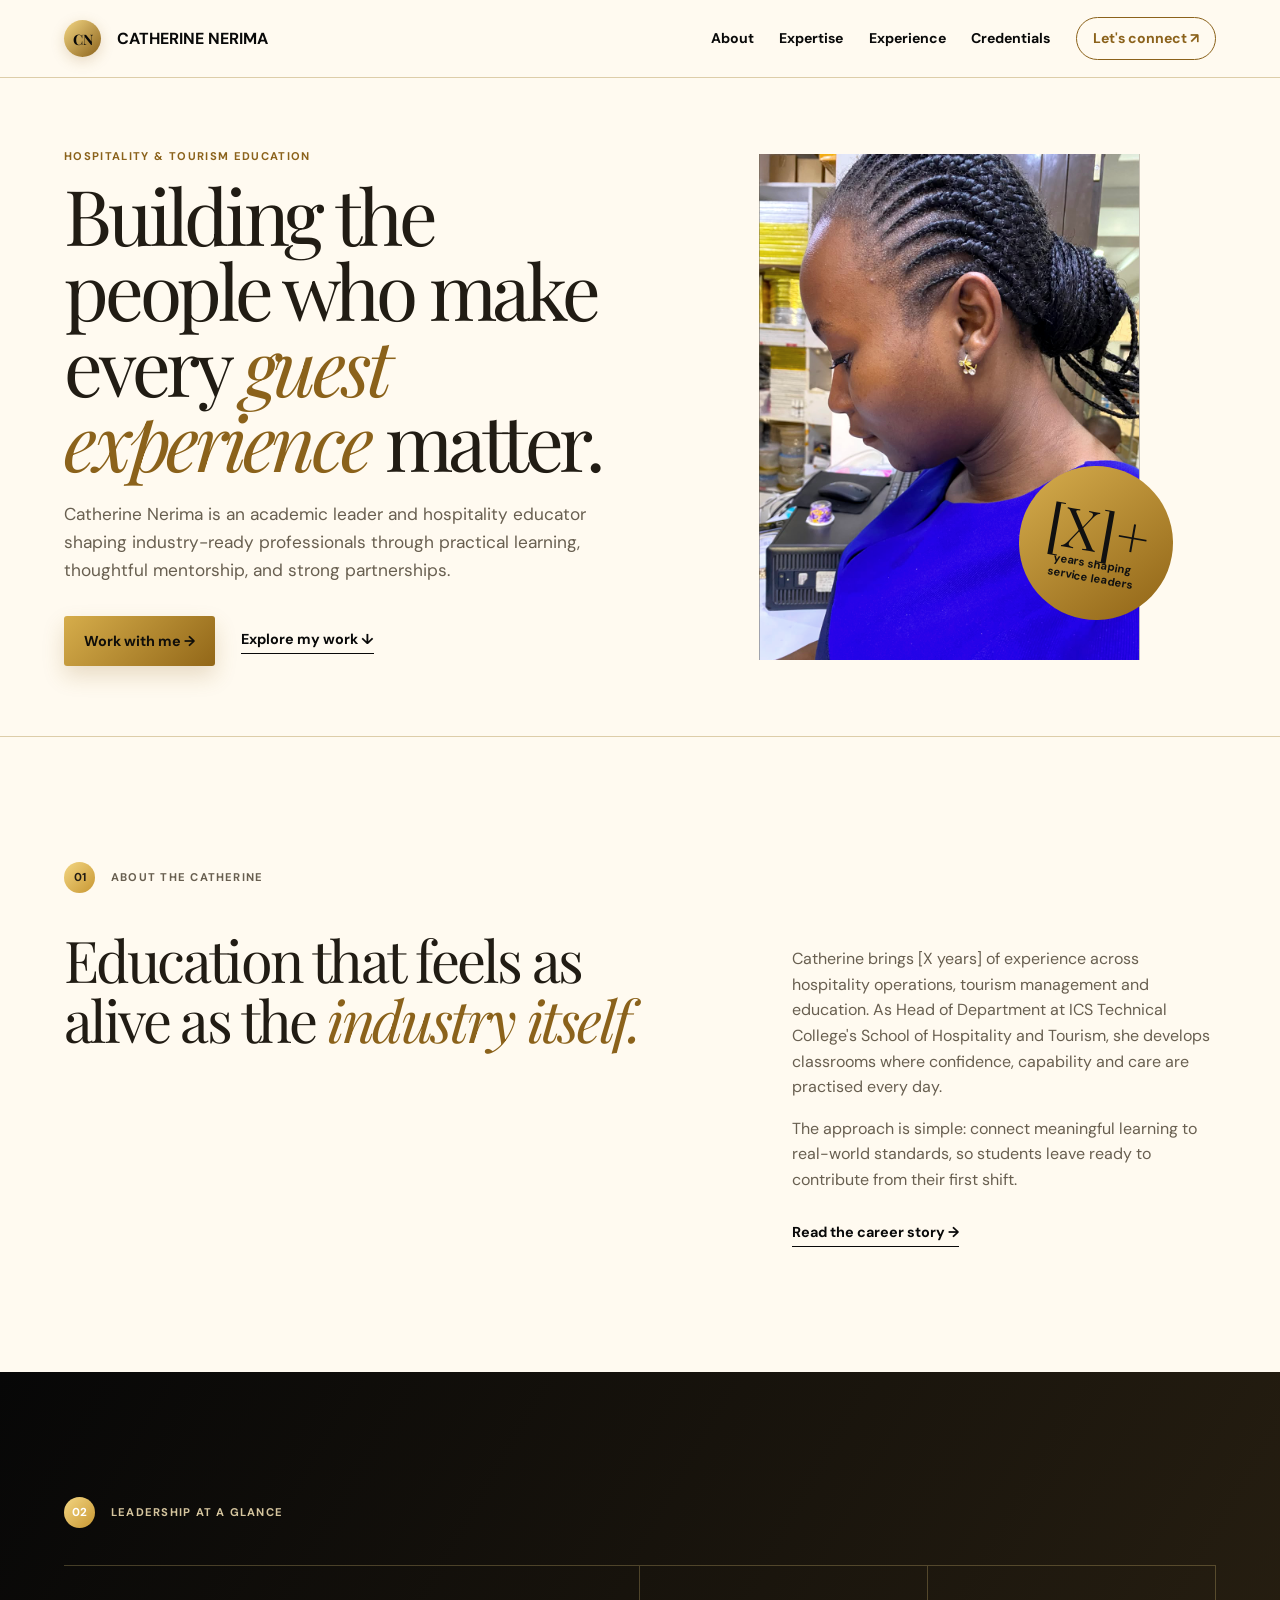
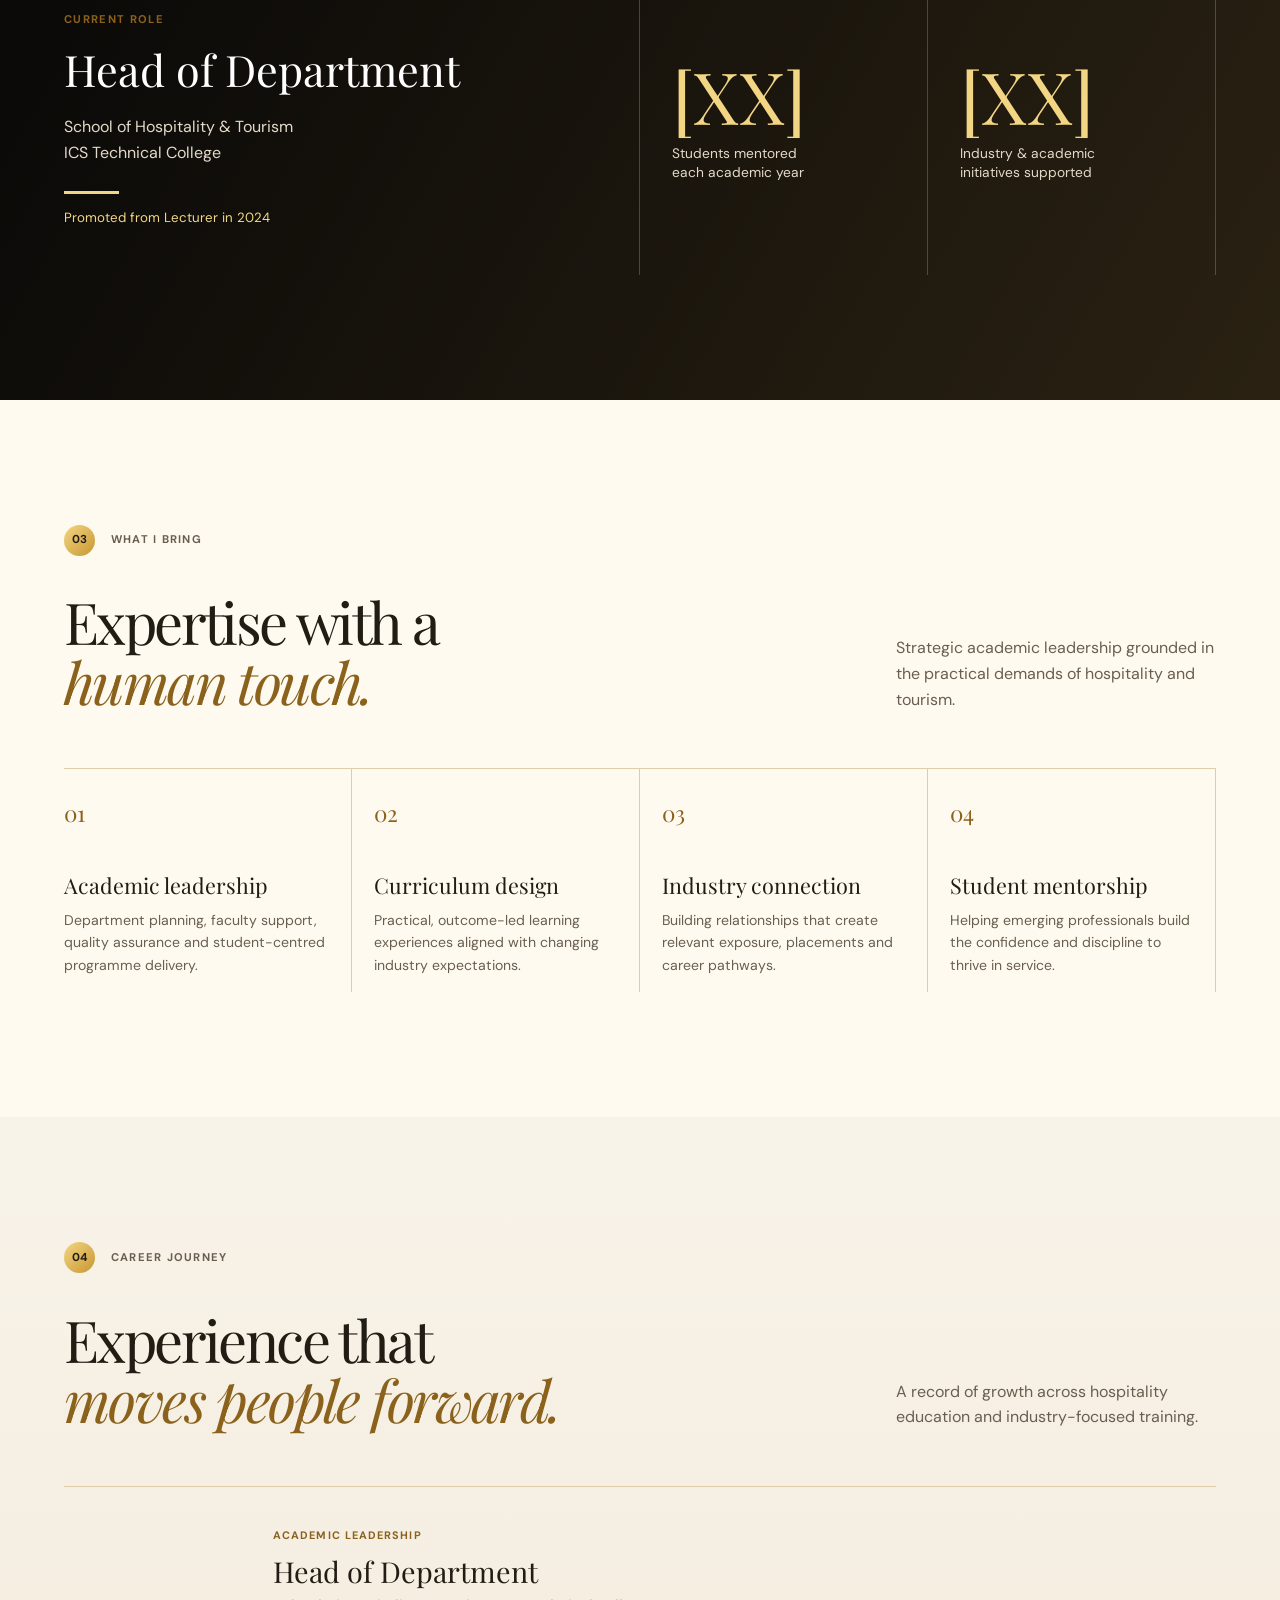
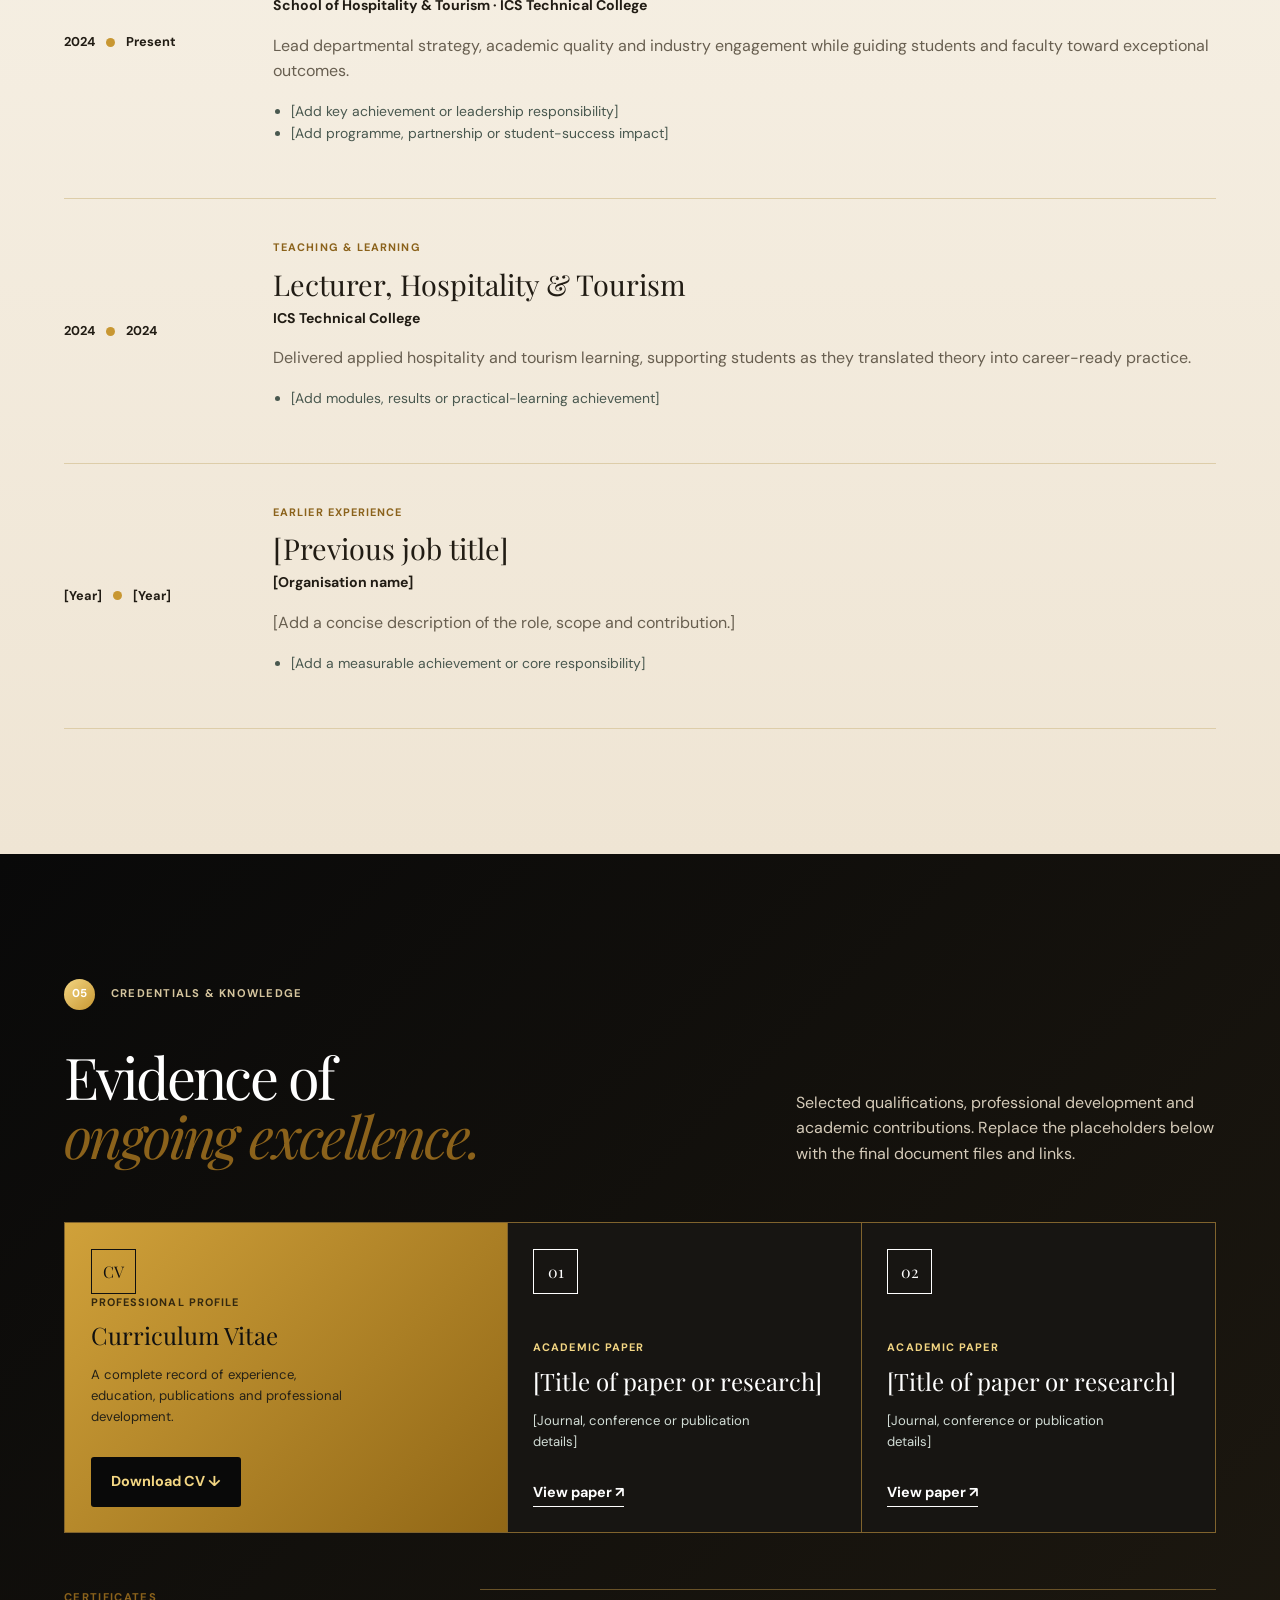
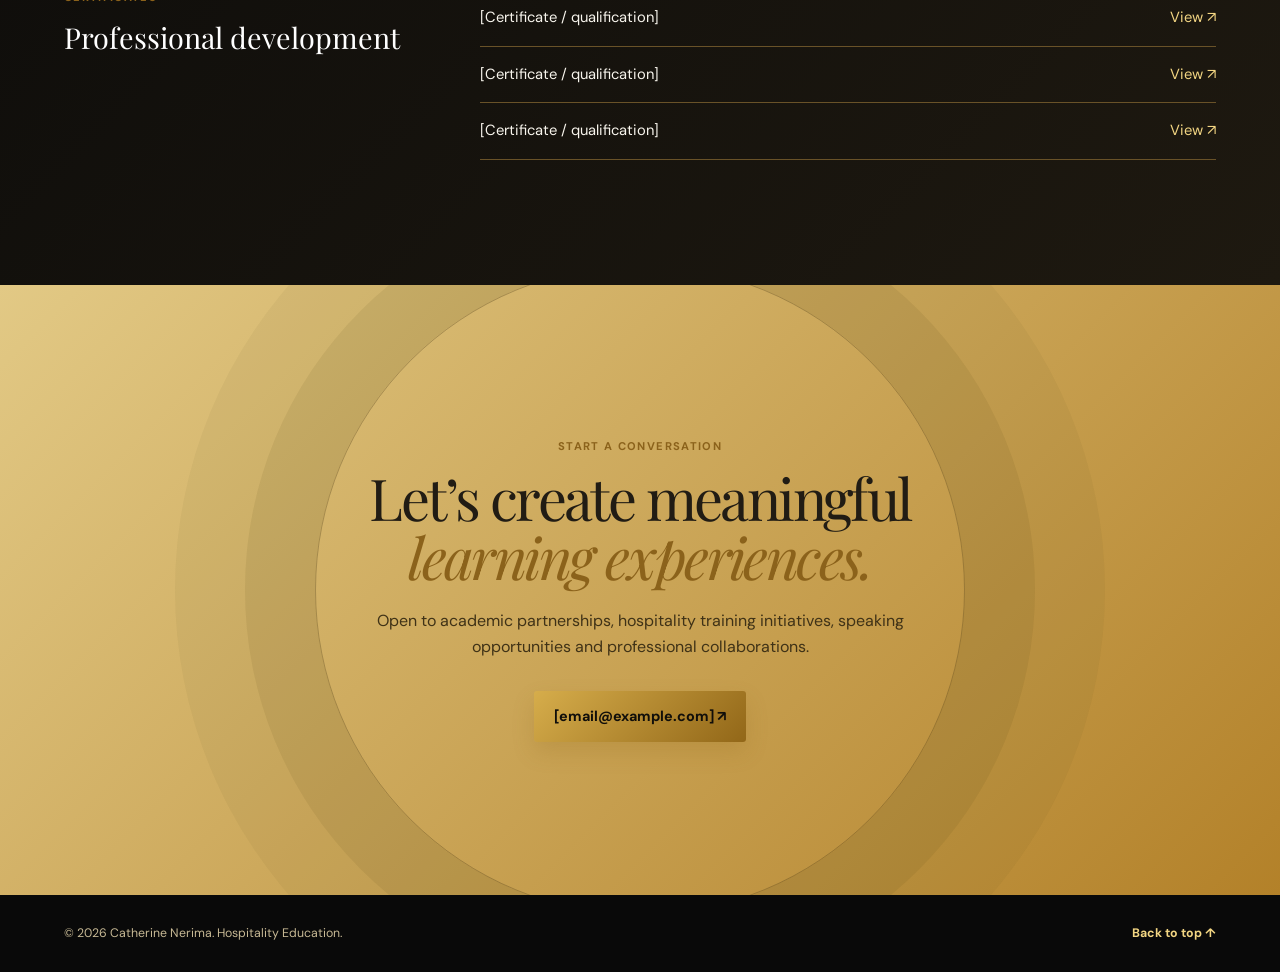
<file: portfolio.html>
<!doctype html>
<html lang="en">
<head>
  <meta charset="utf-8">
  <meta name="viewport" content="width=device-width, initial-scale=1">
  <meta name="description" content="Professional portfolio for a hospitality and tourism education leader.">
  <title>CATHERINE NERIMA | Hospitality & Tourism Educator</title>
  <link rel="preconnect" href="https://fonts.googleapis.com">
  <link rel="preconnect" href="https://fonts.gstatic.com" crossorigin>
  <link href="https://fonts.googleapis.com/css2?family=DM+Sans:wght@400;500;600;700&family=Playfair+Display:ital,wght@0,600;0,700;0,800;1,600;1,700&display=swap" rel="stylesheet">
  <link rel="stylesheet" href="styles.css">
  <style>
    .hero-visual { background: transparent; }
    .hero-visual .sun-shape, .hero-visual .hero-grid { display: none; }
    .portrait-placeholder { left: 50%; bottom: 0; width: auto; max-width: 100%; height: 100%; aspect-ratio: 3 / 4; overflow: hidden; outline: 0; transform: translateX(-50%); }
    .portrait-placeholder img { display: block; width: 100%; height: 100%; object-fit: cover; object-position: center center; filter: contrast(1.04) saturate(.9); }
  </style>
</head>
<body>
  <a class="skip-link" href="#main-content">Skip to content</a>
  <header class="site-header">
    <a class="brand" href="#top"><span class="brand-mark">CN</span><span>CATHERINE NERIMA</span></a>
    <button class="menu-toggle" type="button" aria-expanded="false" aria-controls="site-nav">Menu</button>
    <nav id="site-nav" class="site-nav" aria-label="Primary navigation">
      <a href="#about">About</a><a href="#expertise">Expertise</a><a href="#experience">Experience</a><a href="#credentials">Credentials</a><a class="nav-contact" href="#contact">Let's connect ↗</a>
    </nav>
  </header>
  <main id="main-content">
    <section class="hero" id="top">
      <div class="hero-copy reveal">
        <p class="kicker">Hospitality & tourism education</p>
        <h1>Building the people who make every <em>guest experience</em> matter.</h1>
        <p class="hero-text">Catherine Nerima is an academic leader and hospitality educator shaping industry-ready professionals through practical learning, thoughtful mentorship, and strong partnerships.</p>
        <div class="hero-actions"><a class="button button-primary" href="#contact">Work with me →</a><a class="text-link" href="#credentials">Explore my work ↓</a></div>
      </div>
      <div class="hero-visual reveal"><div class="sun-shape"></div><div class="hero-grid"></div><div class="portrait-placeholder"><img src="NER.jpeg" alt="Professional portrait of [Full Name]"></div><div class="experience-badge"><strong>[X]+</strong><span>years shaping<br>service leaders</span></div><p class="location-tag">Based in Nairobi, Kenya <span>•</span> Available for collaborations</p></div>
    </section>
    <section class="intro section-pad" id="about">
      <div class="section-label reveal"><span>01</span><p>About the Catherine</p></div>
      <div class="intro-grid"><h2 class="reveal">Education that feels as alive as the <em>industry itself.</em></h2><div class="reveal"><p>Catherine brings [X years] of experience across hospitality operations, tourism management and education. As Head of Department at ICS Technical College's School of Hospitality and Tourism, she develops classrooms where confidence, capability and care are practised every day.</p><p>The approach is simple: connect meaningful learning to real-world standards, so students leave ready to contribute from their first shift.</p><a class="text-link" href="#experience">Read the career story →</a></div></div>
    </section>
    <section class="impact section-pad">
      <div class="section-label light reveal"><span>02</span><p>Leadership at a glance</p></div>
      <div class="impact-grid"><article class="impact-feature reveal"><p class="kicker">Current role</p><h2>Head of Department</h2><p>School of Hospitality & Tourism<br>ICS Technical College</p><span class="mini-line"></span><small>Promoted from Lecturer in 2024</small></article><article class="stat reveal"><strong>[XX]</strong><span>Students mentored<br>each academic year</span></article><article class="stat reveal"><strong>[XX]</strong><span>Industry & academic<br>initiatives supported</span></article></div>
    </section>
    <section class="section-pad" id="expertise">
      <div class="section-label reveal"><span>03</span><p>What I bring</p></div>
      <div class="heading-row reveal"><h2>Expertise with a<br><em>human touch.</em></h2><p>Strategic academic leadership grounded in the practical demands of hospitality and tourism.</p></div>
      <div class="expertise-grid"><article class="expertise-card reveal"><span>01</span><h3>Academic leadership</h3><p>Department planning, faculty support, quality assurance and student-centred programme delivery.</p></article><article class="expertise-card reveal"><span>02</span><h3>Curriculum design</h3><p>Practical, outcome-led learning experiences aligned with changing industry expectations.</p></article><article class="expertise-card reveal"><span>03</span><h3>Industry connection</h3><p>Building relationships that create relevant exposure, placements and career pathways.</p></article><article class="expertise-card reveal"><span>04</span><h3>Student mentorship</h3><p>Helping emerging professionals build the confidence and discipline to thrive in service.</p></article></div>
    </section>
    <section class="section-pad career" id="experience">
      <div class="section-label reveal"><span>04</span><p>Career journey</p></div>
      <div class="heading-row reveal"><h2>Experience that<br><em>moves people forward.</em></h2><p>A record of growth across hospitality education and industry-focused training.</p></div>
      <div class="timeline">
        <article class="timeline-item reveal"><div class="timeline-date">2024 <i></i> Present</div><div><p class="role-type">Academic leadership</p><h3>Head of Department</h3><p class="organisation">School of Hospitality & Tourism · ICS Technical College</p><p>Lead departmental strategy, academic quality and industry engagement while guiding students and faculty toward exceptional outcomes.</p><ul><li>[Add key achievement or leadership responsibility]</li><li>[Add programme, partnership or student-success impact]</li></ul></div></article>
        <article class="timeline-item reveal"><div class="timeline-date">2024 <i></i> 2024</div><div><p class="role-type">Teaching & learning</p><h3>Lecturer, Hospitality & Tourism</h3><p class="organisation">ICS Technical College</p><p>Delivered applied hospitality and tourism learning, supporting students as they translated theory into career-ready practice.</p><ul><li>[Add modules, results or practical-learning achievement]</li></ul></div></article>
        <article class="timeline-item reveal"><div class="timeline-date">[Year] <i></i> [Year]</div><div><p class="role-type">Earlier experience</p><h3>[Previous job title]</h3><p class="organisation">[Organisation name]</p><p>[Add a concise description of the role, scope and contribution.]</p><ul><li>[Add a measurable achievement or core responsibility]</li></ul></div></article>
      </div>
    </section>
    <section class="credentials section-pad" id="credentials">
      <div class="section-label light reveal"><span>05</span><p>Credentials & knowledge</p></div>
      <div class="credentials-heading reveal"><h2>Evidence of<br><em>ongoing excellence.</em></h2><p>Selected qualifications, professional development and academic contributions. Replace the placeholders below with the final document files and links.</p></div>
      <div class="document-grid">
        <article class="document-card cv-card reveal"><div class="document-icon">CV</div><div><p class="document-type">Professional profile</p><h3>Curriculum Vitae</h3><p>A complete record of experience, education, publications and professional development.</p></div><a class="button button-light" href="documents/cv-placeholder.txt" download>Download CV ↓</a></article>
        <article class="document-card reveal"><div class="document-icon">01</div><div><p class="document-type">Academic paper</p><h3>[Title of paper or research]</h3><p>[Journal, conference or publication details]</p></div><a class="view-link" href="documents/academic-paper-placeholder.html" target="_blank" rel="noopener">View paper ↗</a></article>
        <article class="document-card reveal"><div class="document-icon">02</div><div><p class="document-type">Academic paper</p><h3>[Title of paper or research]</h3><p>[Journal, conference or publication details]</p></div><a class="view-link" href="documents/academic-paper-placeholder.html" target="_blank" rel="noopener">View paper ↗</a></article>
      </div>
      <div class="cert-row reveal"><div><p class="kicker">Certificates</p><h3>Professional development</h3></div><div class="certificate-list"><a href="documents/certificate-placeholder.html" target="_blank" rel="noopener">[Certificate / qualification] <span>View ↗</span></a><a href="documents/certificate-placeholder.html" target="_blank" rel="noopener">[Certificate / qualification] <span>View ↗</span></a><a href="documents/certificate-placeholder.html" target="_blank" rel="noopener">[Certificate / qualification] <span>View ↗</span></a></div></div>
    </section>
    <section class="contact section-pad" id="contact"><div class="contact-orb"></div><div class="contact-content reveal"><p class="kicker">Start a conversation</p><h2>Let’s create meaningful<br><em>learning experiences.</em></h2><p>Open to academic partnerships, hospitality training initiatives, speaking opportunities and professional collaborations.</p><a class="button button-primary" href="mailto:[email@example.com]">[email@example.com] ↗</a></div></section>
  </main>
  <footer><p>© <span id="year"></span> Catherine Nerima. Hospitality Education.</p><a href="#top">Back to top ↑</a></footer>
  <script src="script.js"></script>
</body>
</html>
</file>
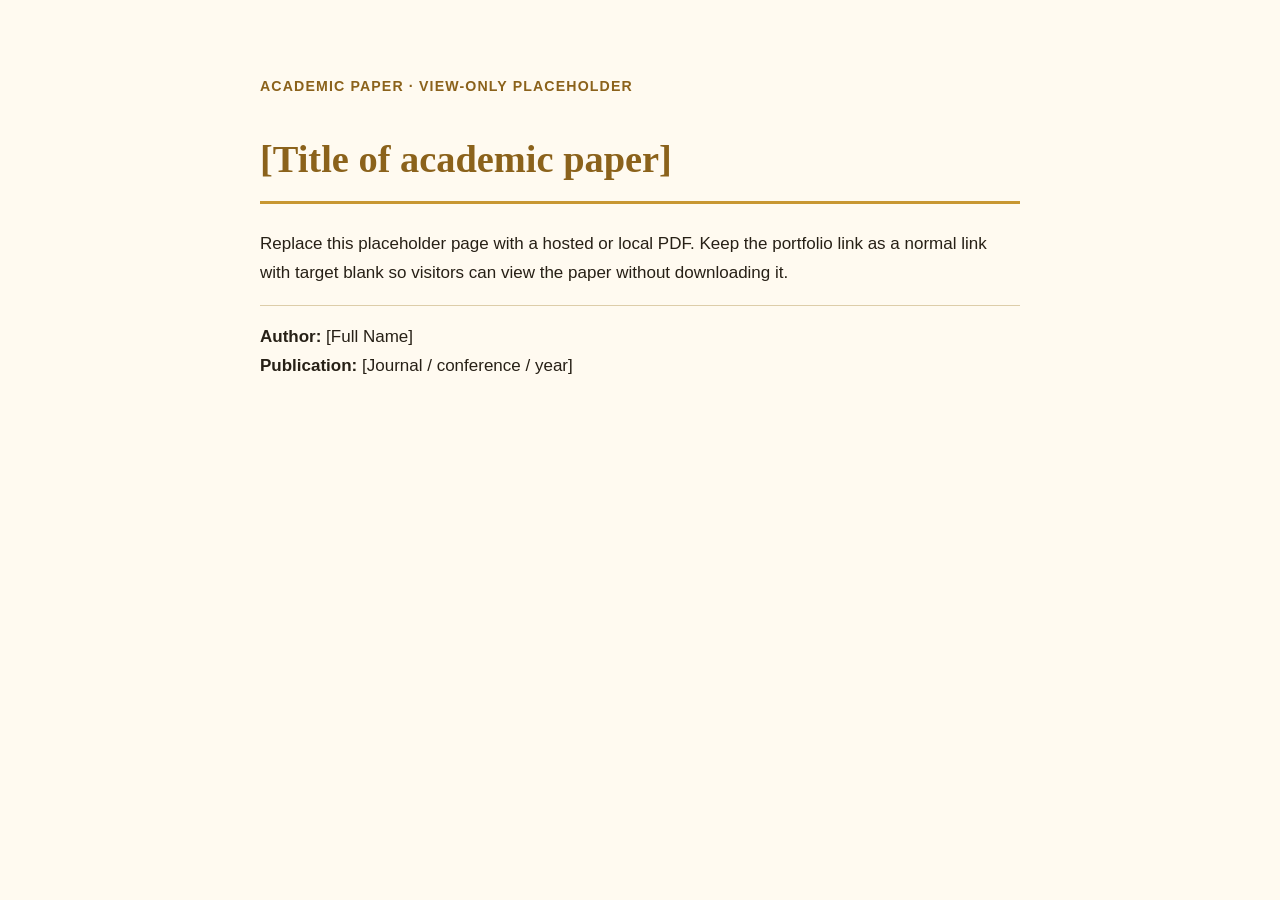
<file: documents/academic-paper-placeholder.html>
<!doctype html><html lang="en"><head><meta charset="utf-8"><meta name="viewport" content="width=device-width,initial-scale=1"><title>Academic Paper Placeholder</title><style>body{max-width:760px;margin:8vh auto;padding:0 2rem;font:17px/1.7 Arial,sans-serif;color:#272016;background:#fffaf0}h1{font-family:Georgia,serif;font-size:2.4rem;color:#8b621b;border-bottom:3px solid #c89732;padding-bottom:.6rem}small{color:#8b621b;font-weight:bold;letter-spacing:.08em;text-transform:uppercase}hr{border:0;border-top:1px solid #ddcda9}</style></head><body><small>Academic paper · view-only placeholder</small><h1>[Title of academic paper]</h1><p>Replace this placeholder page with a hosted or local PDF. Keep the portfolio link as a normal link with target blank so visitors can view the paper without downloading it.</p><hr><p><strong>Author:</strong> [Full Name]<br><strong>Publication:</strong> [Journal / conference / year]</p></body></html>
</file>
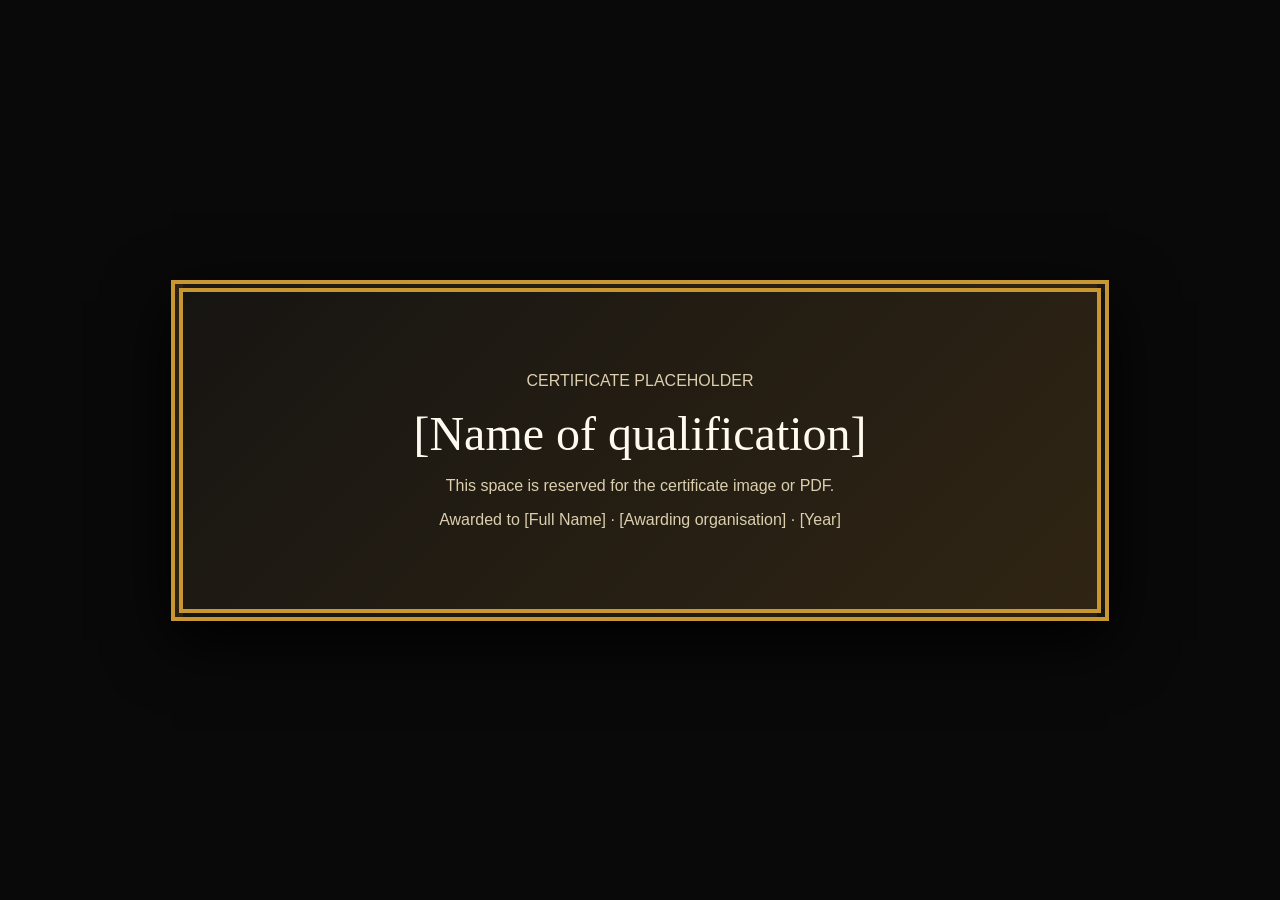
<file: documents/certificate-placeholder.html>
<!doctype html><html lang="en"><head><meta charset="utf-8"><meta name="viewport" content="width=device-width,initial-scale=1"><title>Certificate Placeholder</title><style>body{display:grid;place-items:center;min-height:100vh;margin:0;background:#090909;color:#f3d683;font:16px Arial,sans-serif}.certificate{width:min(850px,88vw);padding:4rem 2rem;text-align:center;border:12px double #c89732;background:linear-gradient(135deg,#171512,#302514);box-shadow:0 20px 60px #000}.certificate h1{font:3rem Georgia,serif;margin:.4rem 0;color:#fffaf0}.certificate p{color:#dbcfae}</style></head><body><main class="certificate"><p>CERTIFICATE PLACEHOLDER</p><h1>[Name of qualification]</h1><p>This space is reserved for the certificate image or PDF.</p><p>Awarded to [Full Name] · [Awarding organisation] · [Year]</p></main></body></html>
</file>
<file: styles.css>
:root{--black:#090909;--coal:#171512;--gold:#c89732;--gold-light:#f3d683;--gold-deep:#8b621b;--ivory:#fffaf0;--sand:#f3ead8;--text:#211c14;--muted:#685f50;--line:#ddcda9;--display:'Playfair Display',Georgia,serif;--sans:'DM Sans',Arial,sans-serif}*{box-sizing:border-box}html{scroll-behavior:smooth}body{margin:0;background:var(--ivory);color:var(--text);font-family:var(--sans);line-height:1.6}.skip-link{position:absolute;left:-999px}.skip-link:focus{left:1rem;top:1rem;z-index:9;background:var(--gold-light);padding:.7rem;color:#000}.site-header{height:78px;display:flex;align-items:center;justify-content:space-between;padding:0 5vw;border-bottom:1px solid var(--line);background:var(--ivory)}.brand,.site-nav{display:flex;align-items:center;gap:1rem}.brand{color:var(--black);font-weight:700;text-decoration:none}.brand-mark{display:grid;place-items:center;width:37px;height:37px;border-radius:50%;background:linear-gradient(135deg,var(--gold-light),var(--gold-deep));color:#080808;font:700 .9rem var(--display);box-shadow:0 4px 14px #8b621b35}.site-nav{gap:1.6rem}.site-nav a{color:var(--black);font-size:.88rem;font-weight:700;text-decoration:none}.nav-contact{padding:.55rem 1rem;border:1px solid var(--gold-deep);border-radius:99px;color:var(--gold-deep)!important}.nav-contact:hover{background:var(--gold);color:#111!important}.menu-toggle{display:none;border:0;background:none;font:700 .9rem var(--sans);color:var(--black)}.hero,.section-pad{max-width:1400px;margin:auto;padding-left:5vw;padding-right:5vw}.hero{min-height:650px;display:grid;grid-template-columns:1.02fr .98fr;gap:5vw;align-items:center;padding-top:70px;padding-bottom:70px}.kicker{margin:0 0 .7rem;text-transform:uppercase;letter-spacing:.12em;color:var(--gold-deep);font-size:.7rem;font-weight:700}.hero h1,h2,h3{line-height:1.08}.hero h1{max-width:760px;margin:.2rem 0 1.45rem;font:clamp(3.2rem,6vw,6.3rem)/.98 var(--display);letter-spacing:-.055em}.hero h1 em,h2 em{color:var(--gold-deep);font-weight:inherit}.hero-text{max-width:565px;margin-bottom:2rem;color:var(--muted);font-size:1.08rem}.hero-actions{display:flex;gap:1.6rem;align-items:center}.button{display:inline-flex;justify-content:center;align-items:center;padding:.85rem 1.25rem;border-radius:3px;font-size:.9rem;font-weight:700;text-decoration:none}.button-primary{background:linear-gradient(135deg,#d6ad4b,#926718);box-shadow:0 10px 22px #8b621b33;color:#100e0a}.text-link,.view-link{padding-bottom:.12rem;border-bottom:1px solid currentColor;color:var(--black);font-size:.9rem;font-weight:700;text-decoration:none}.hero-visual{position:relative;height:506px;overflow:hidden;background:var(--black)}.sun-shape{position:absolute;right:-45px;top:-40px;width:340px;height:340px;border-radius:50%;background:radial-gradient(circle at 30% 30%,var(--gold-light),var(--gold-deep))}.hero-grid{position:absolute;inset:0;background-image:linear-gradient(#f3d68320 1px,transparent 1px),linear-gradient(90deg,#f3d68320 1px,transparent 1px);background-size:27px 27px}.portrait-placeholder{position:absolute;z-index:1;bottom:0;left:16%;display:grid;place-items:center;width:58%;height:78%;outline:8px solid #f3d6833d;outline-offset:-25px;background:linear-gradient(160deg,#3a2b13,#101010);color:var(--gold-light);font:italic 1.6rem var(--display);text-align:center}.experience-badge{position:absolute;z-index:2;right:8%;bottom:8%;display:flex;flex-direction:column;justify-content:center;width:154px;height:154px;border-radius:50%;background:linear-gradient(135deg,#d7ae4e,#8f6315);color:#111;text-align:center;transform:rotate(10deg)}.experience-badge strong{font:3.5rem/1 var(--display)}.experience-badge span{font-size:.7rem;font-weight:700;line-height:1.25}.location-tag{position:absolute;bottom:-36px;left:0;font-size:.74rem;font-weight:700}.location-tag span{padding:0 .4rem;color:var(--gold)}.section-pad{padding-top:125px;padding-bottom:125px}.section-label{display:flex;align-items:center;gap:1rem;margin-bottom:2.3rem}.section-label span{display:grid;place-items:center;width:31px;height:31px;border-radius:50%;background:linear-gradient(135deg,var(--gold-light),var(--gold));font-size:.72rem;font-weight:700}.section-label p{margin:0;color:var(--muted);font-size:.7rem;font-weight:700;letter-spacing:.11em;text-transform:uppercase}.intro{border-top:1px solid var(--line)}.intro-grid{display:grid;grid-template-columns:1fr .72fr;gap:12%;align-items:start}.intro h2,.heading-row h2,.credentials h2,.contact h2{margin:0;font:clamp(2.7rem,4.5vw,5rem)/1.04 var(--display);letter-spacing:-.045em}.intro-grid>div p,.heading-row>p,.timeline-item div>p:not(.role-type):not(.organisation){color:var(--muted)}.intro-grid .text-link{display:inline-block;margin-top:.8rem}.impact{max-width:none;background:linear-gradient(120deg,#070707,#2a2112);color:white}.impact .section-label p{color:#d5c59e}.impact-grid{display:grid;grid-template-columns:2fr 1fr 1fr;max-width:1260px;margin:auto;border-top:1px solid #f3d68340}.impact-feature,.stat{padding:2.8rem 2rem 2.8rem 0}.impact-feature{border-right:1px solid #f3d68340}.impact-feature h2{margin:.25rem 0;font:2.7rem var(--display)}.impact-feature p:not(.kicker),.stat span{color:#e3dac9}.mini-line{display:block;width:55px;margin:1.6rem 0 .65rem;border-top:3px solid var(--gold-light)}.impact-feature small,.stat strong{color:var(--gold-light)}.stat{display:flex;flex-direction:column;justify-content:center;padding-left:2rem;border-right:1px solid #f3d68340}.stat strong{font:4.5rem/1 var(--display)}.stat span{margin-top:.8rem;font-size:.86rem;line-height:1.35}.heading-row{display:flex;justify-content:space-between;align-items:end;gap:2rem;margin-bottom:3.5rem}.heading-row>p{max-width:320px;margin:0}.expertise-grid{display:grid;grid-template-columns:repeat(4,1fr);border-top:1px solid var(--line)}.expertise-card{padding:1.8rem 1.4rem 1rem 0;border-right:1px solid var(--line)}.expertise-card:not(:first-child){padding-left:1.4rem}.expertise-card>span{color:var(--gold-deep);font:1.4rem var(--display)}.expertise-card h3{margin:2.6rem 0 .6rem;font:1.35rem var(--display)}.expertise-card p{margin:0;color:var(--muted);font-size:.88rem}.career{max-width:none;padding-left:max(5vw,calc((100vw - 1400px)/2 + 5vw));padding-right:max(5vw,calc((100vw - 1400px)/2 + 5vw));background:linear-gradient(180deg,#f8f3e9,#efe5d4)}.timeline{border-top:1px solid var(--line)}.timeline-item{display:grid;grid-template-columns:145px 1fr;gap:4rem;padding:2.5rem 0;border-bottom:1px solid var(--line)}.timeline-date{display:flex;align-items:center;gap:.7rem;font-size:.8rem;font-weight:700}.timeline-date i{display:block;width:9px;height:9px;border-radius:50%;background:var(--gold)}.role-type,.document-type{margin:0 0 .5rem;color:var(--gold-deep);font-size:.68rem;font-weight:700;letter-spacing:.1em;text-transform:uppercase}.timeline h3{margin:0;font:1.8rem var(--display)}.organisation{margin:.25rem 0 1rem;font-size:.88rem;font-weight:700}.timeline ul{padding-left:1.1rem;color:#49584f;font-size:.87rem}.credentials{max-width:none;background:linear-gradient(135deg,#090909,#1e1910);color:white}.light p{color:#d5c59e}.credentials-heading{display:flex;justify-content:space-between;align-items:end;gap:2rem;margin-bottom:3.5rem}.credentials-heading>p{max-width:420px;margin:0;color:#d5cbb9}.document-grid{display:grid;grid-template-columns:1.25fr 1fr 1fr;gap:1px;border:1px solid #80632d;background:#80632d}.document-card{display:flex;flex-direction:column;align-items:flex-start;min-height:305px;padding:1.6rem;background:#171512}.document-card.cv-card{background:linear-gradient(135deg,#d0a13a,#916716);color:#101010}.document-icon{display:grid;place-items:center;width:45px;height:45px;margin-bottom:auto;border:1px solid currentColor;font:1rem var(--display)}.document-card h3{margin:0;font:1.5rem var(--display)}.document-card p:not(.document-type){max-width:260px;color:#d3ded7;font-size:.82rem}.cv-card p:not(.document-type){color:#242016}.document-type{color:var(--gold-light)}.cv-card .document-type{color:#33280f}.button-light{margin-top:1rem;background:var(--black);color:var(--gold-light)}.view-link{margin-top:1rem;color:white}.cert-row{display:grid;grid-template-columns:1fr 2fr;gap:3rem;padding:3.5rem 0 0}.cert-row h3{margin:0;font:1.8rem var(--display)}.certificate-list{border-top:1px solid #695228}.certificate-list a{display:flex;justify-content:space-between;gap:1rem;padding:1rem 0;border-bottom:1px solid #695228;color:#f8f5ed;font-size:.92rem;text-decoration:none}.certificate-list span{color:var(--gold-light);white-space:nowrap}.contact{position:relative;display:grid;place-items:center;min-height:610px;max-width:none;overflow:hidden;background:linear-gradient(135deg,#e2c985,#b38129);text-align:center}.contact-orb{position:absolute;width:650px;height:650px;border:1px solid #49391555;border-radius:50%;box-shadow:0 0 0 70px #49391516,0 0 0 140px #4939150d}.contact-content{position:relative;max-width:790px}.contact h2{margin:.4rem 0 1.3rem}.contact-content>p:not(.kicker){max-width:575px;margin:0 auto 2rem;color:#3f3217}footer{display:flex;justify-content:space-between;max-width:none;margin:auto;padding:1.8rem 5vw;background:var(--black);color:#c7b995;font-size:.77rem}footer p{margin:0}footer a{color:var(--gold-light);font-weight:700;text-decoration:none}.reveal{opacity:0;transform:translateY(16px);transition:opacity .65s ease,transform .65s ease}.reveal.visible{opacity:1;transform:none}@media(max-width:800px){.site-header{height:66px}.menu-toggle{display:block}.site-nav{position:absolute;z-index:5;top:66px;right:0;left:0;display:none;flex-direction:column;align-items:flex-start;gap:1rem;padding:1.2rem 5vw;border-bottom:1px solid var(--line);background:var(--ivory)}.site-nav.open{display:flex}.hero{grid-template-columns:1fr;padding-top:55px}.hero-visual{height:420px}.intro-grid,.impact-grid,.credentials-heading,.cert-row{grid-template-columns:1fr}.impact-feature,.stat{border-right:0;border-bottom:1px solid #f3d68340}.heading-row{display:block}.heading-row>p{margin-top:1.2rem}.expertise-grid{grid-template-columns:1fr 1fr}.expertise-card:nth-child(2){border-right:0}.document-grid{grid-template-columns:1fr}.timeline-item{grid-template-columns:1fr;gap:1rem}.timeline-date{width:max-content}.cert-row{gap:1.5rem}.section-pad{padding-top:80px;padding-bottom:80px}}@media(max-width:500px){.hero h1{font-size:3.1rem}.hero-actions{flex-direction:column;align-items:flex-start;gap:1rem}.hero-visual{height:340px}.portrait-placeholder{left:10%;width:65%}.experience-badge{right:-3%;bottom:1%;transform:scale(.8) rotate(10deg)}.expertise-grid{grid-template-columns:1fr}.expertise-card,.expertise-card:not(:first-child){padding:1.5rem 0;border-right:0;border-bottom:1px solid var(--line)}.cert-row{padding-top:2.5rem}footer{flex-direction:column;gap:.6rem}}
</file>
